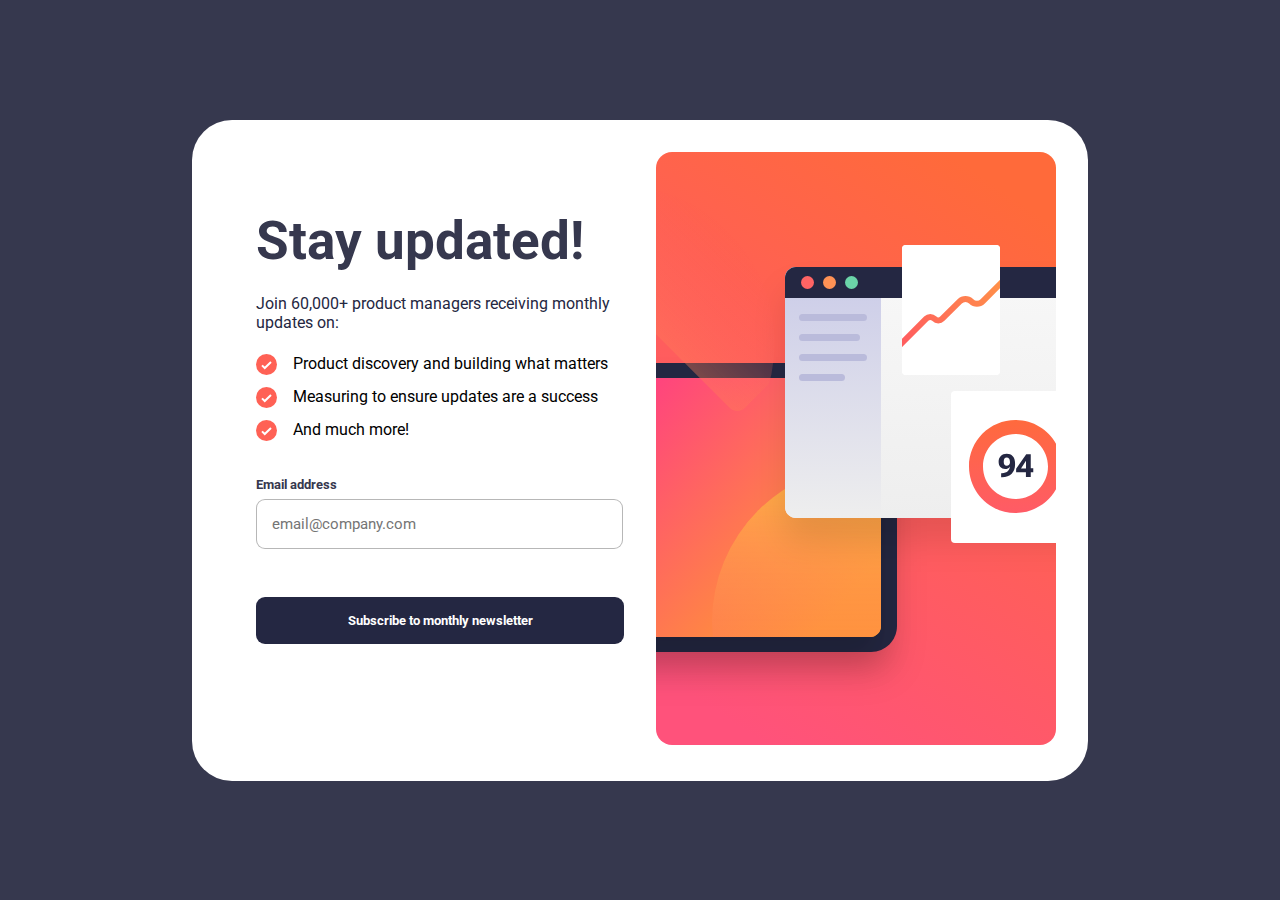
<file: index.html>
<!DOCTYPE html>
<html lang="en">
<head>
  <meta charset="UTF-8">
  <meta name="viewport" content="width=device-width, initial-scale=1.0"> <!-- displays site properly based on user's device -->

  <link rel="icon" type="image/png" sizes="32x32" href="favicon-32x32.png">
  
  <title>Frontend Mentor | Newsletter sign-up form with success message</title>

  <link rel="stylesheet" href="style.css">
</head>
<body>
  <main class="main-div">
    <div class="center-div">
      <div class="left-div">
        <h1>Stay updated!</h1>
        <p>Join 60,000+ product managers receiving monthly updates on:</p>
        <div class="email-features">
          <P>Product discovery and building what matters</P>
          <P>Measuring to ensure updates are a success</P>
          <P>And much more!</P>
        </div>
        <form action="another.html" name="form1" id="form1">
        <div class="email-input">
          <div class="input-label">
            <p>Email address</p>
            <span id="email-validity">
              <p>Valid email required</p>
            </span>
          </div>
          <div class="input-field">
            <input type="email" id="emailinput" name="emailinput" formnovalidate onkeyup="return toLowercase(this.value)" value="" placeholder="email@company.com">
          </div>
        </div>
        <div class="submit-btn">
          <input type="submit" id="form-submit" value="Subscribe to monthly newsletter">
        </div>
      </form>
      </div>
      <div class="right-div">
        <img src="illustration-sign-up-desktop.svg" alt="">
      </div>
    </div>
  </main>
</body>
<script src="script.js"></script>
</html>
</file>
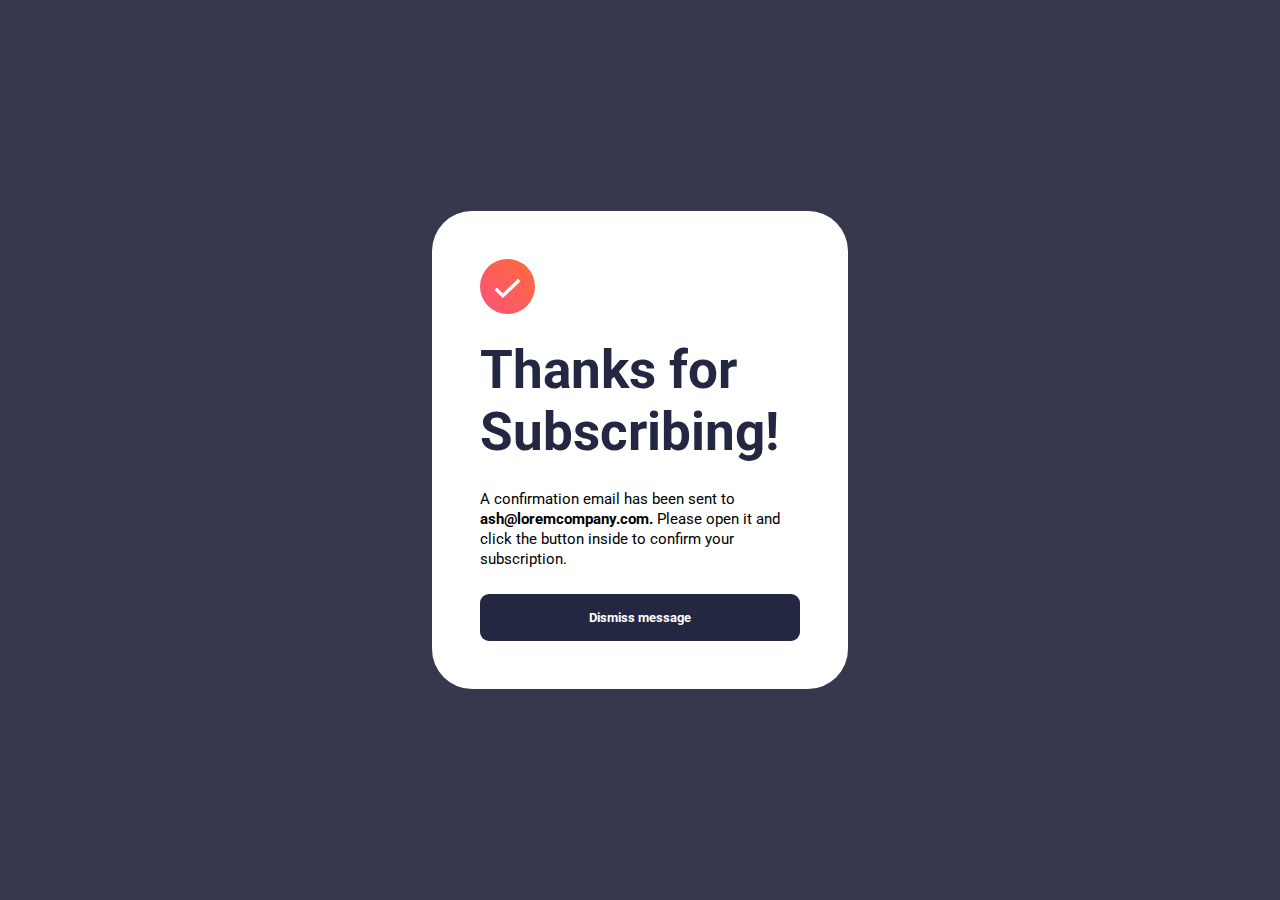
<file: another.html>
<!DOCTYPE html>
<html lang="en">
<head>
    <meta charset="UTF-8">
    <meta name="viewport" content="width=device-width, initial-scale=1.0">
    <title>Document</title>
    <link rel="stylesheet" href="style.css">
</head>
<body>
    <div class="main-div">
        <div style="display: flex; flex-direction: column;border-radius: 40px;background-color: hsl(0, 0%, 100%);;
        max-width: 20em;row-gap: 1.6em;padding: 3em;">
            <img style="width: 55px;" src="icon-success.svg" alt="">
            <h1 style="font-size: 3.3em;color: hsl(234, 29%, 20%);">Thanks for Subscribing!</h1>
            <p style="font-size: 15px;line-height: 20px;font-weight: 400;">A confirmation email has been sent to <strong>ash@loremcompany.com. </strong>Please open it and click the button inside to confirm your subscription.</p>
            <button class="submit-button">Dismiss message</button>
        </div>
    </div>
</body>
</html>
</file>
<file: style.css>
@import url('https://fonts.googleapis.com/css2?family=Roboto:wght@400;700&display=swap');
*{
    margin: 0;
    font-family: var(--font);
}
:root
{
    --darkslategrey:hsl(234, 29%, 20%);
    --charcoalgrey:hsl(235, 18%, 26%);
    --grey:hsl(231, 7%, 60%);
    --white:hsl(0, 0%, 100%);
    --tomato:hsl(4, 100%, 67%);
    --font:'Roboto', sans-serif;
}
.main-div
{
    width: 100vw;
    height: 100vh;
    background-color:var(--charcoalgrey) ;
    display: flex;
    align-items: center;
    justify-content: center;
}
.center-div
{
    background-color: var(--white);
    display: flex;
    padding: 2em;
    border-radius: 40px;
}
.left-div
{
    width: 23em;
    margin: 0 2em 0 2em;
   
}
.left-div h1
{
    font-size: 3.3em;
    color: var(--charcoalgrey);
    margin-top: 1.1em;
}
.left-div>p
{
    margin:1.4em 0 ;
    color: var(--darkslategrey);
}
.email-features
{
    display: flex;
    flex-direction: column;
    row-gap: .5em;
    margin-top: 1em;
}
.email-features > p
{
    display: inline-flex;
    column-gap: 1em;
}
.email-features > p::before
{
    content:url(icon-list.svg);
}
.input-label{
    display: flex;
    justify-content: space-between;
}
.input-label p
{
    font-size: 13px;
    font-weight: 700;
    color: var(--charcoalgrey);
}
.email-input{
    margin-top: 2em;
}
.input-field
{
    position: relative;
    margin-top: .4em;
}
.input-field input{
    width: 95%;
    padding: 1em 0 1em 1em;
    border-radius: 9px;
    border: 1px solid rgba(0, 0, 0, 0.281);
    font-size: 15px;
}
.input-field input:focus{
    outline: none;
    color: var(--darkslategrey);
    border: 1px solid var(--darkslategrey);
}
.submit-btn
{
    text-align: center;
    margin-top: 3em;
}
.submit-btn input
{
    background-color: var(--darkslategrey);
    color: var(--white);
    text-decoration: none;
    padding: 1.2em 0;
    border-radius: 9px;
    border: none;
    width: 100%;
}
input[type=submit]{
    font-family:var(--font);
    font-weight: 700;
}
.submit-btn input:hover{
    background-image: linear-gradient(135deg,rgb(252, 93, 120),hsl(9, 89%, 57%));
    box-shadow: 0 4px 8px 0 rgba(0, 0, 0, 0.2), 0 6px 20px 0 rgba(0, 0, 0, 0.19);
}
#email-validity p{
    color: var(--tomato);
}
#email-validity
{
    display: none;
}
#emailinput{
    text-transform: lowercase;
}
.submit-button
{
    background-color: var(--darkslategrey);
    color: var(--white);
    text-decoration: none;
    padding: 1.2em 0;
    border-radius: 9px;
    border: none;
    width: 100%;
    font-weight: 700;
}
.submit-button:hover
{
    background-image: linear-gradient(135deg,rgb(252, 93, 120),hsl(9, 89%, 57%));
    box-shadow: 0 4px 8px 0 rgba(0, 0, 0, 0.2), 0 6px 20px 0 rgba(0, 0, 0, 0.19);
    cursor: pointer;
}
@media only screen and (max-width: 800px) {
    .center-div {
        display: flex;
        flex-direction: column-reverse;
        align-items: center;
        justify-content: center;
        padding: 0;
        height: fit-content;
        padding: 1em;
    }
    .right-div img{
        content: url(illustration-sign-up-mobile.svg);
    }
    .left-div
    {
        margin: 0;
    }
    .left-div h1
    {
        font-size: 2.4em;
        margin: 7px 0;
    }
    .left-div>p
    {
        font-size: 15px;
    }
    .email-features
{
    display: flex;
    flex-direction: column;
    row-gap: .5em;
    margin-top: 1vh;
}
.email-features > p
{
    display: inline-flex;
    column-gap: 10px;
    font-size: 15px;
}
.email-input{
    margin-top: .7em;
}
.input-field
{
    position: relative;
    margin-top: .4em;
}
.submit-btn
{
    text-align: center;
    margin-top: .6em;
}
  }
</file>
